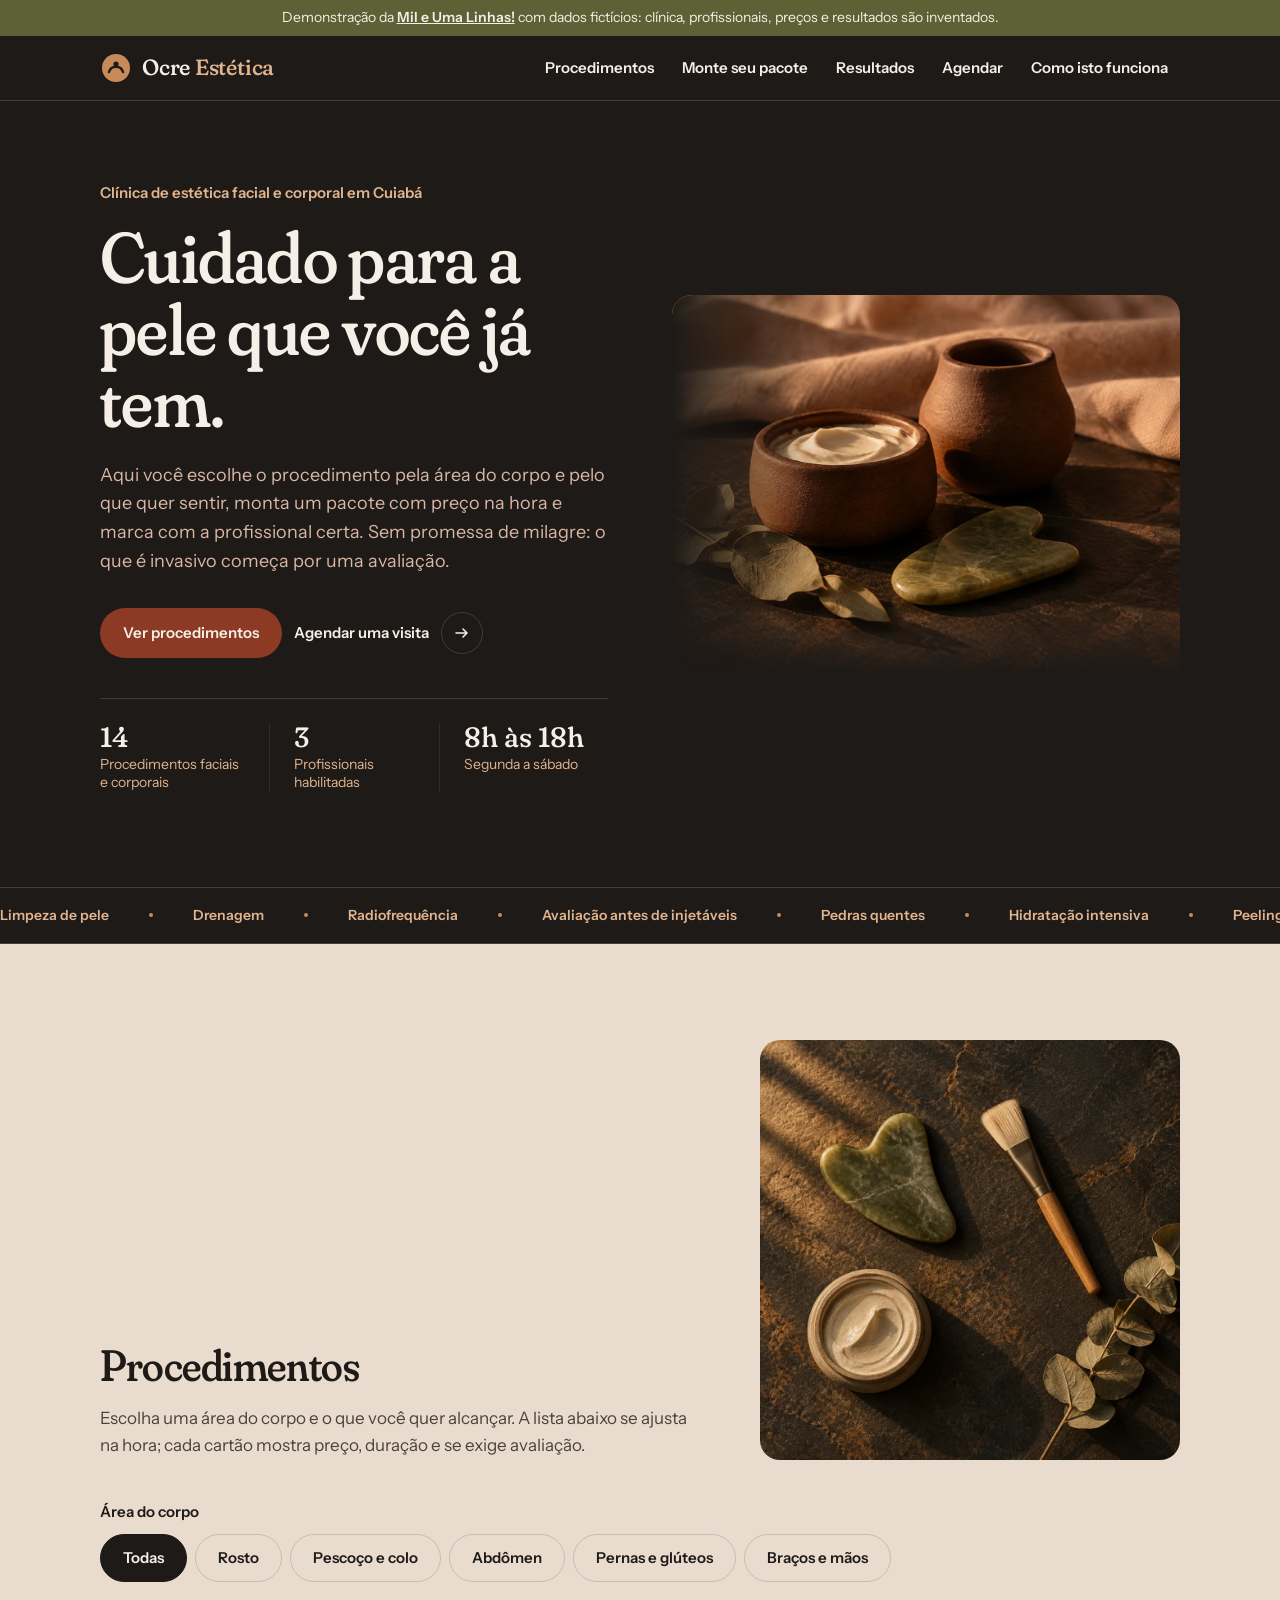
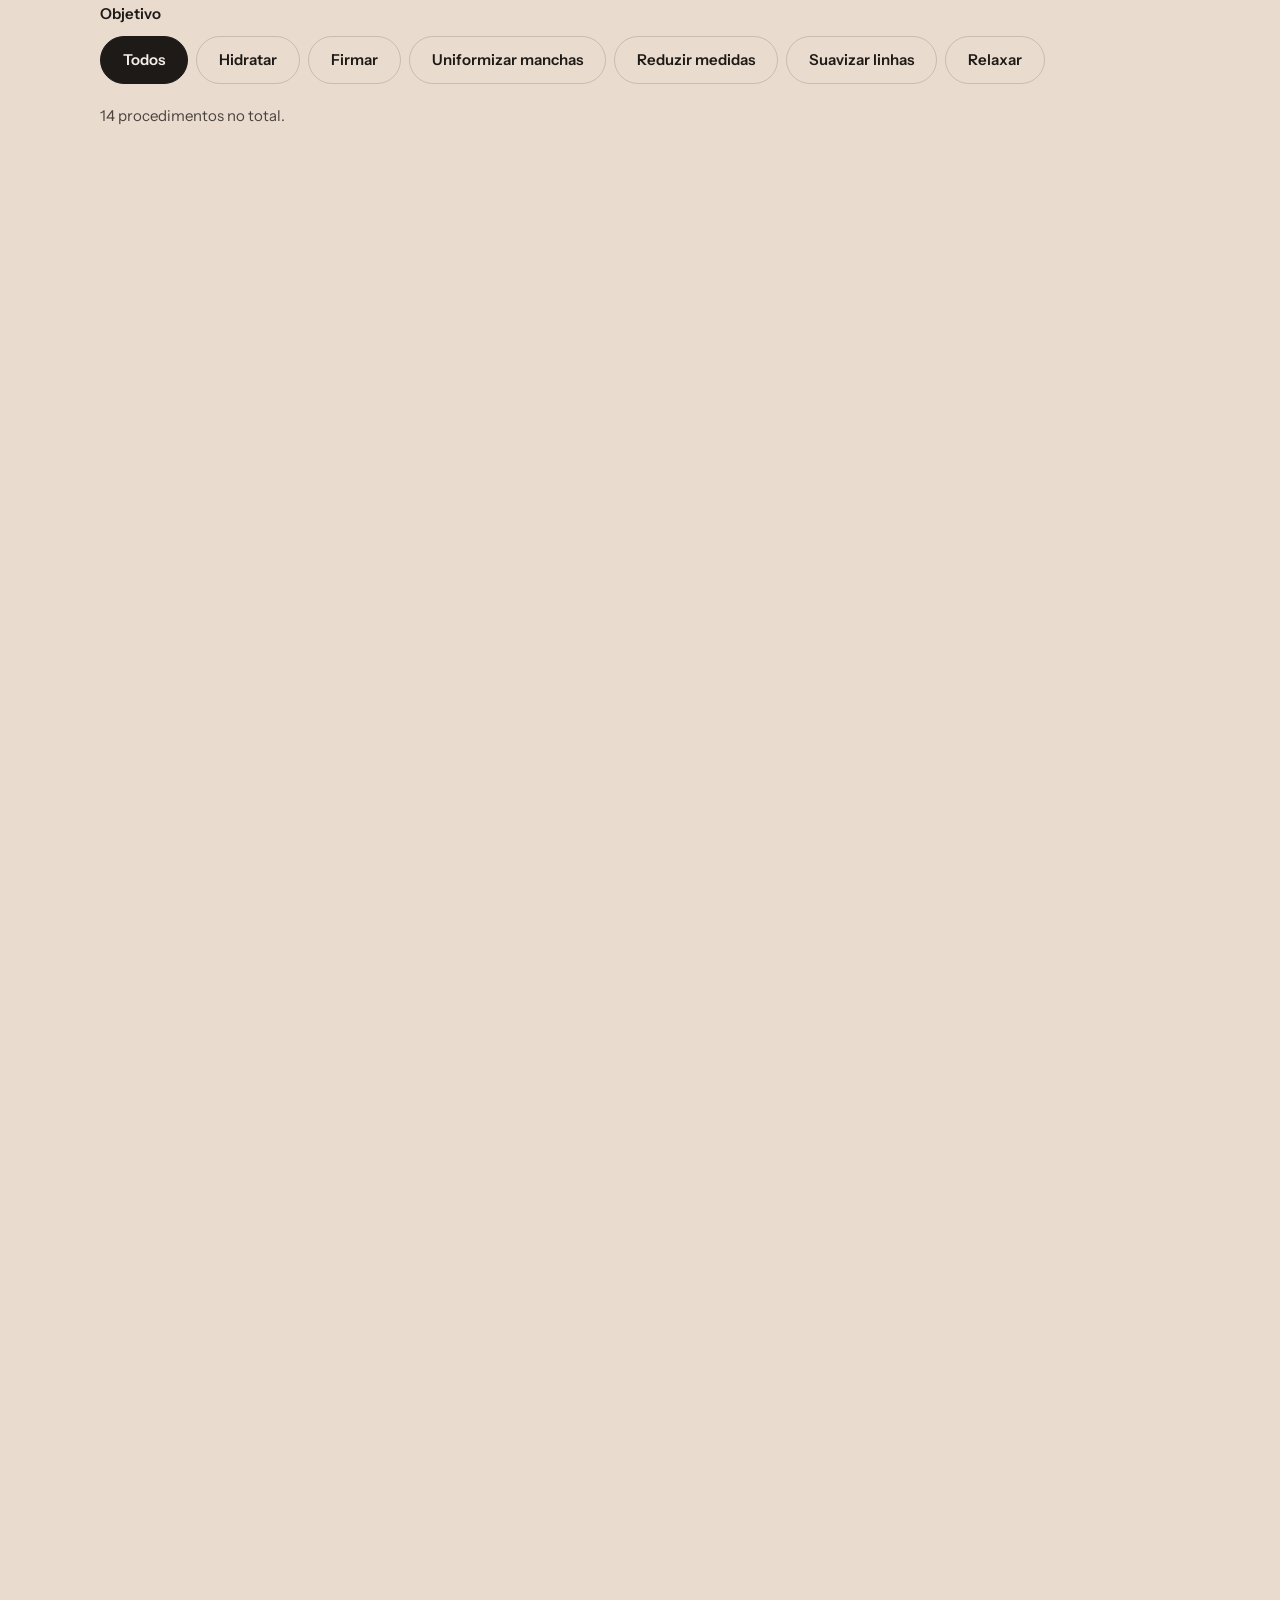
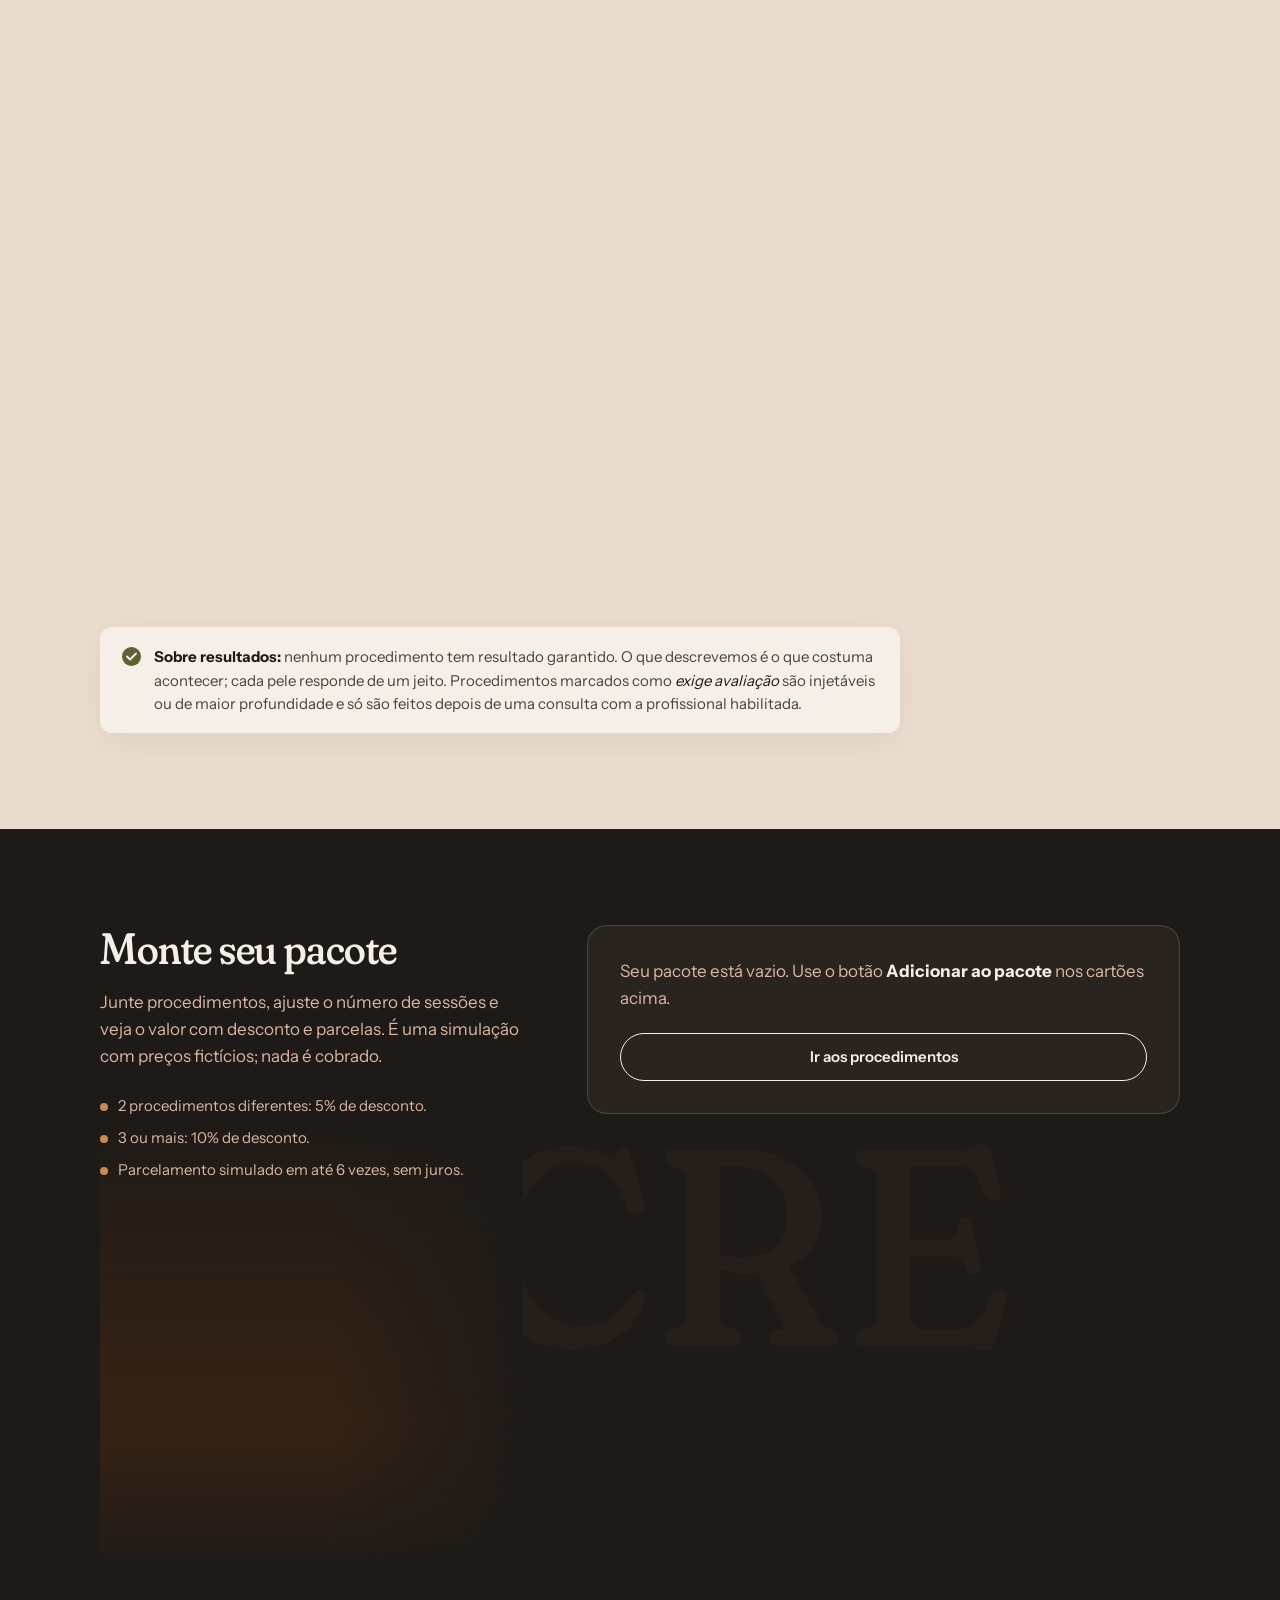
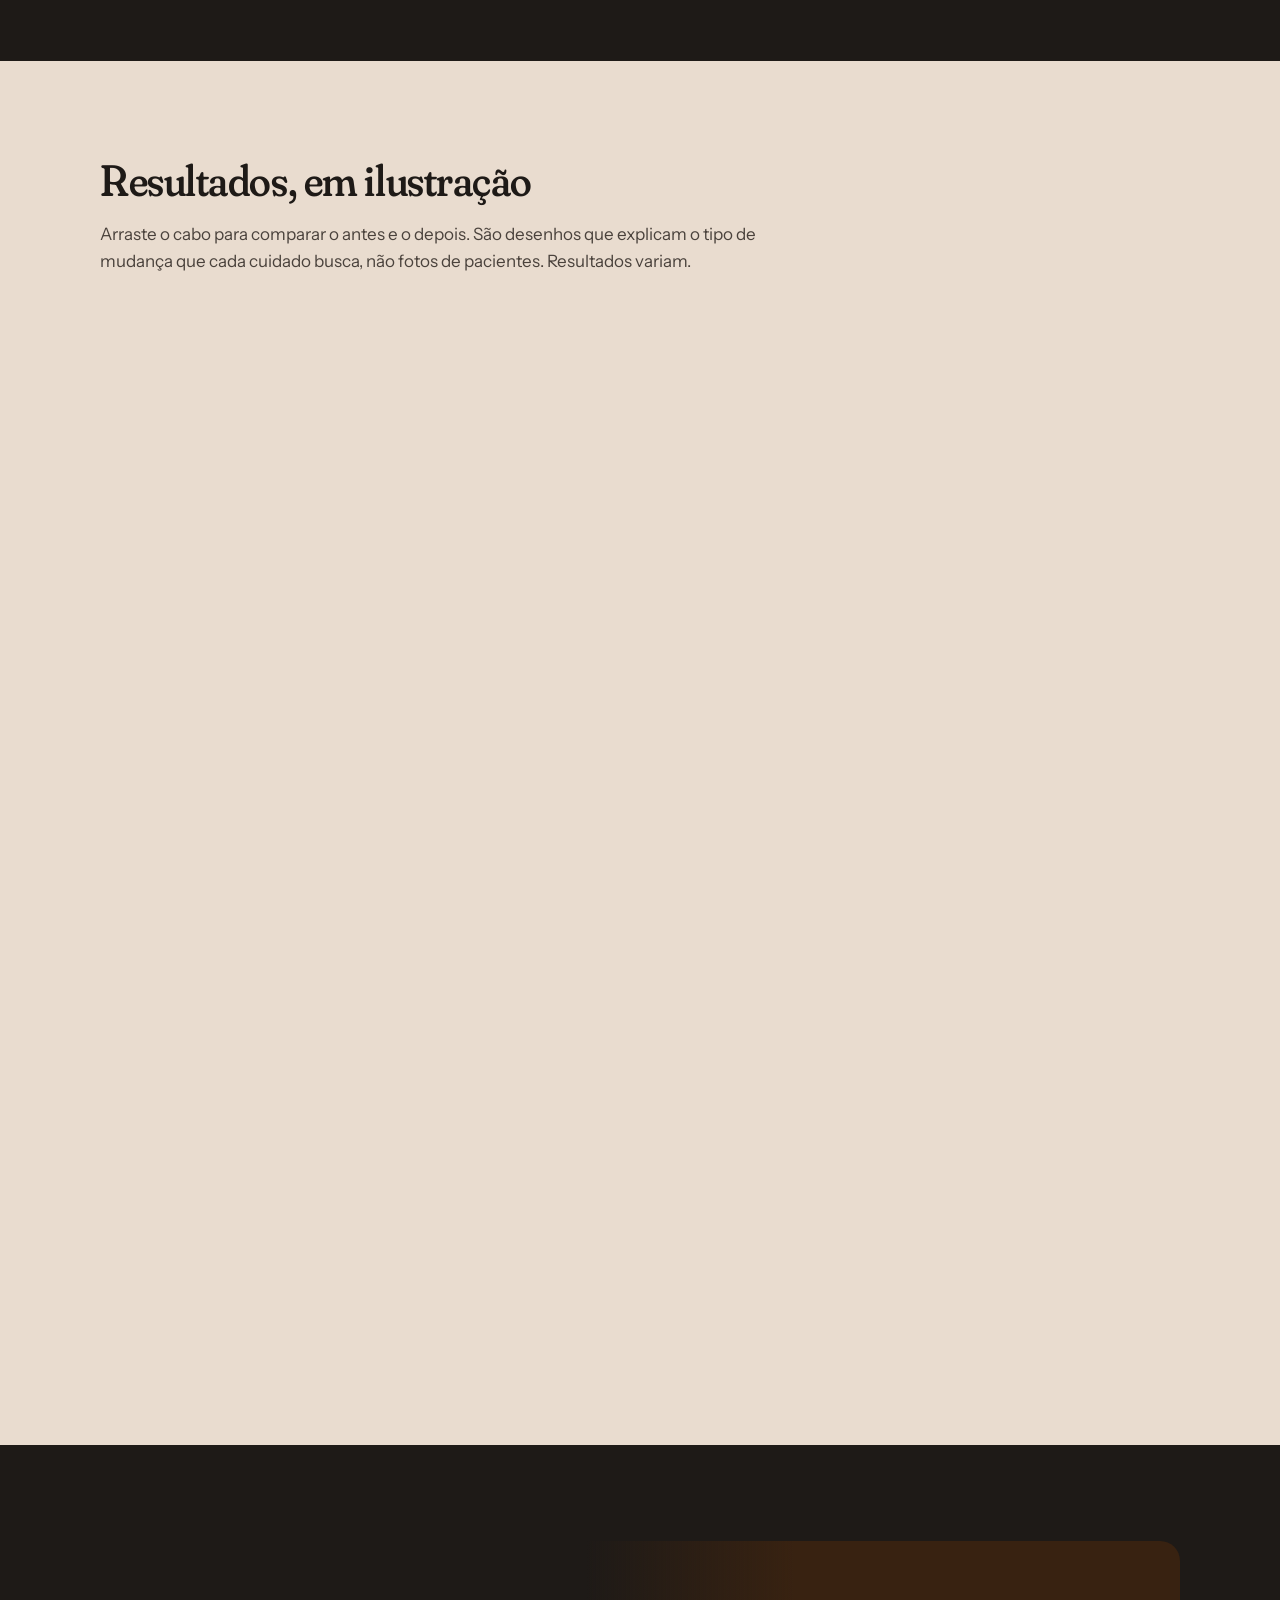
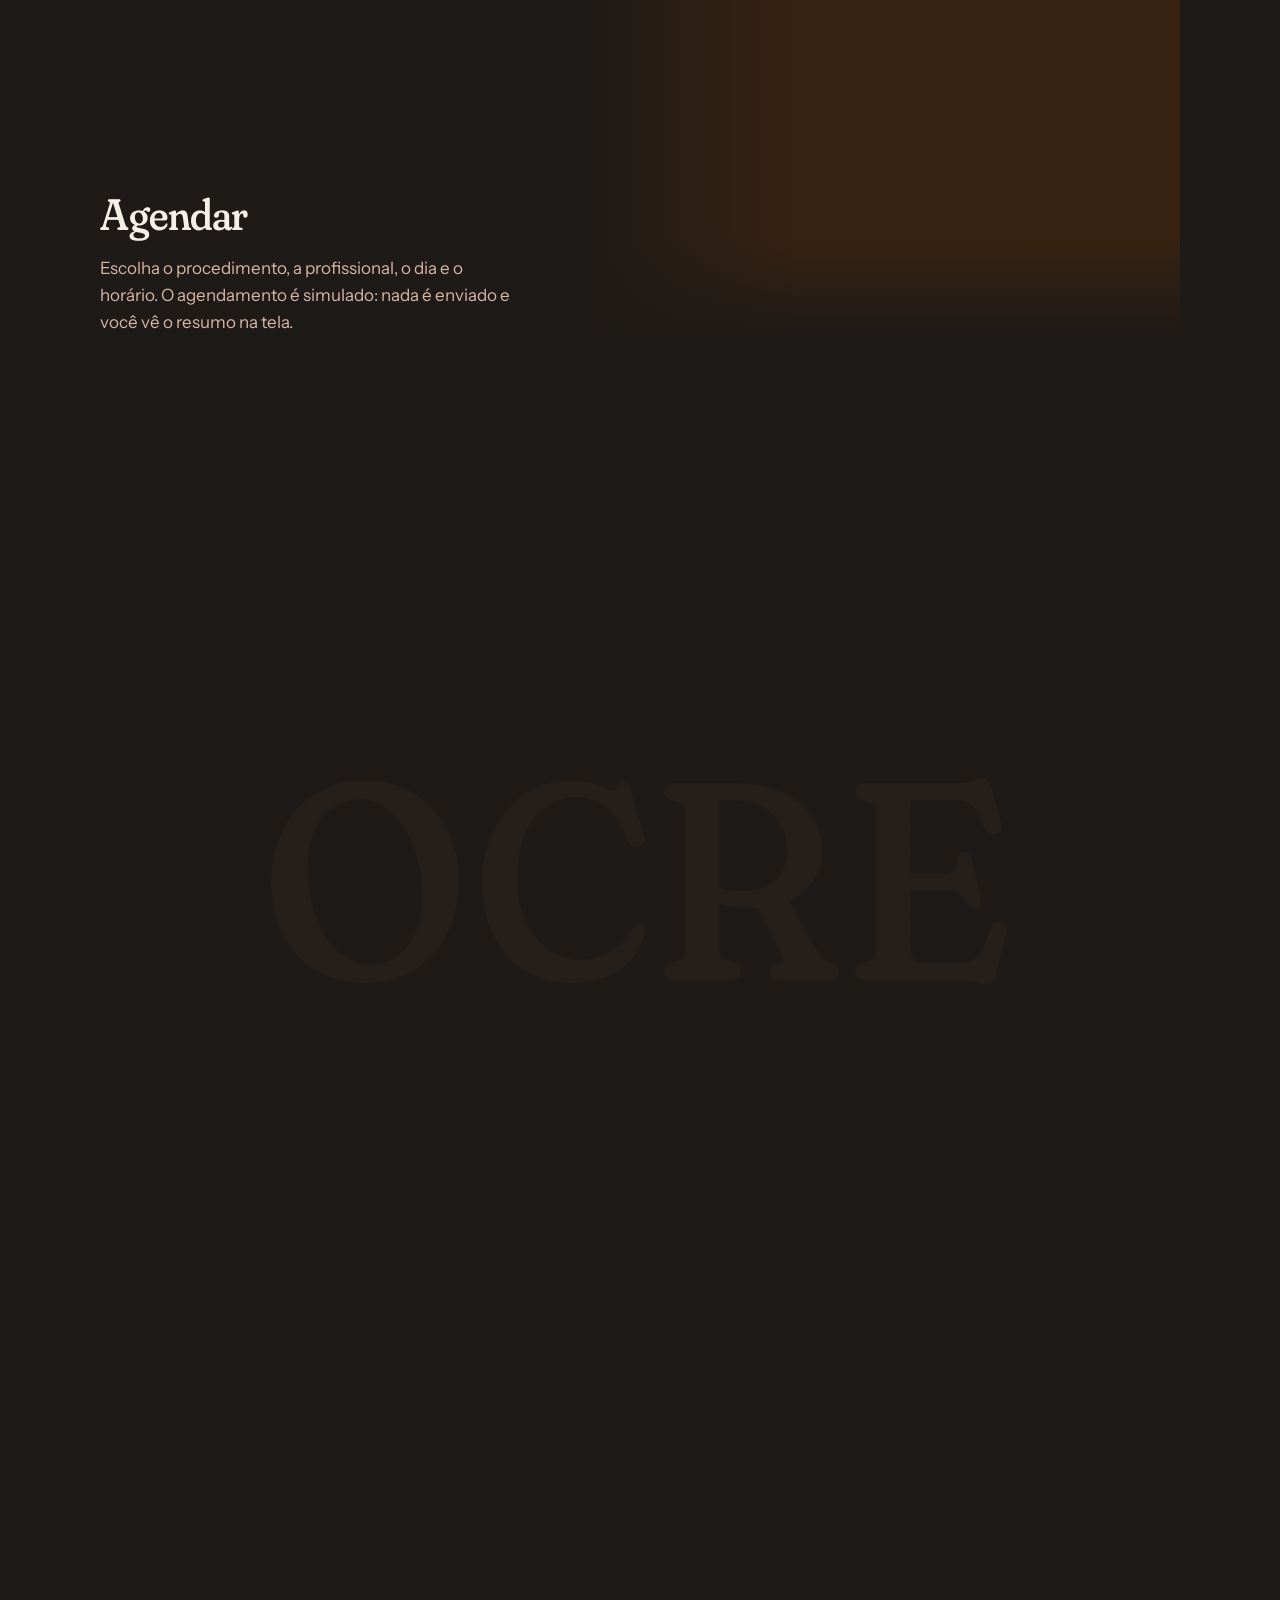
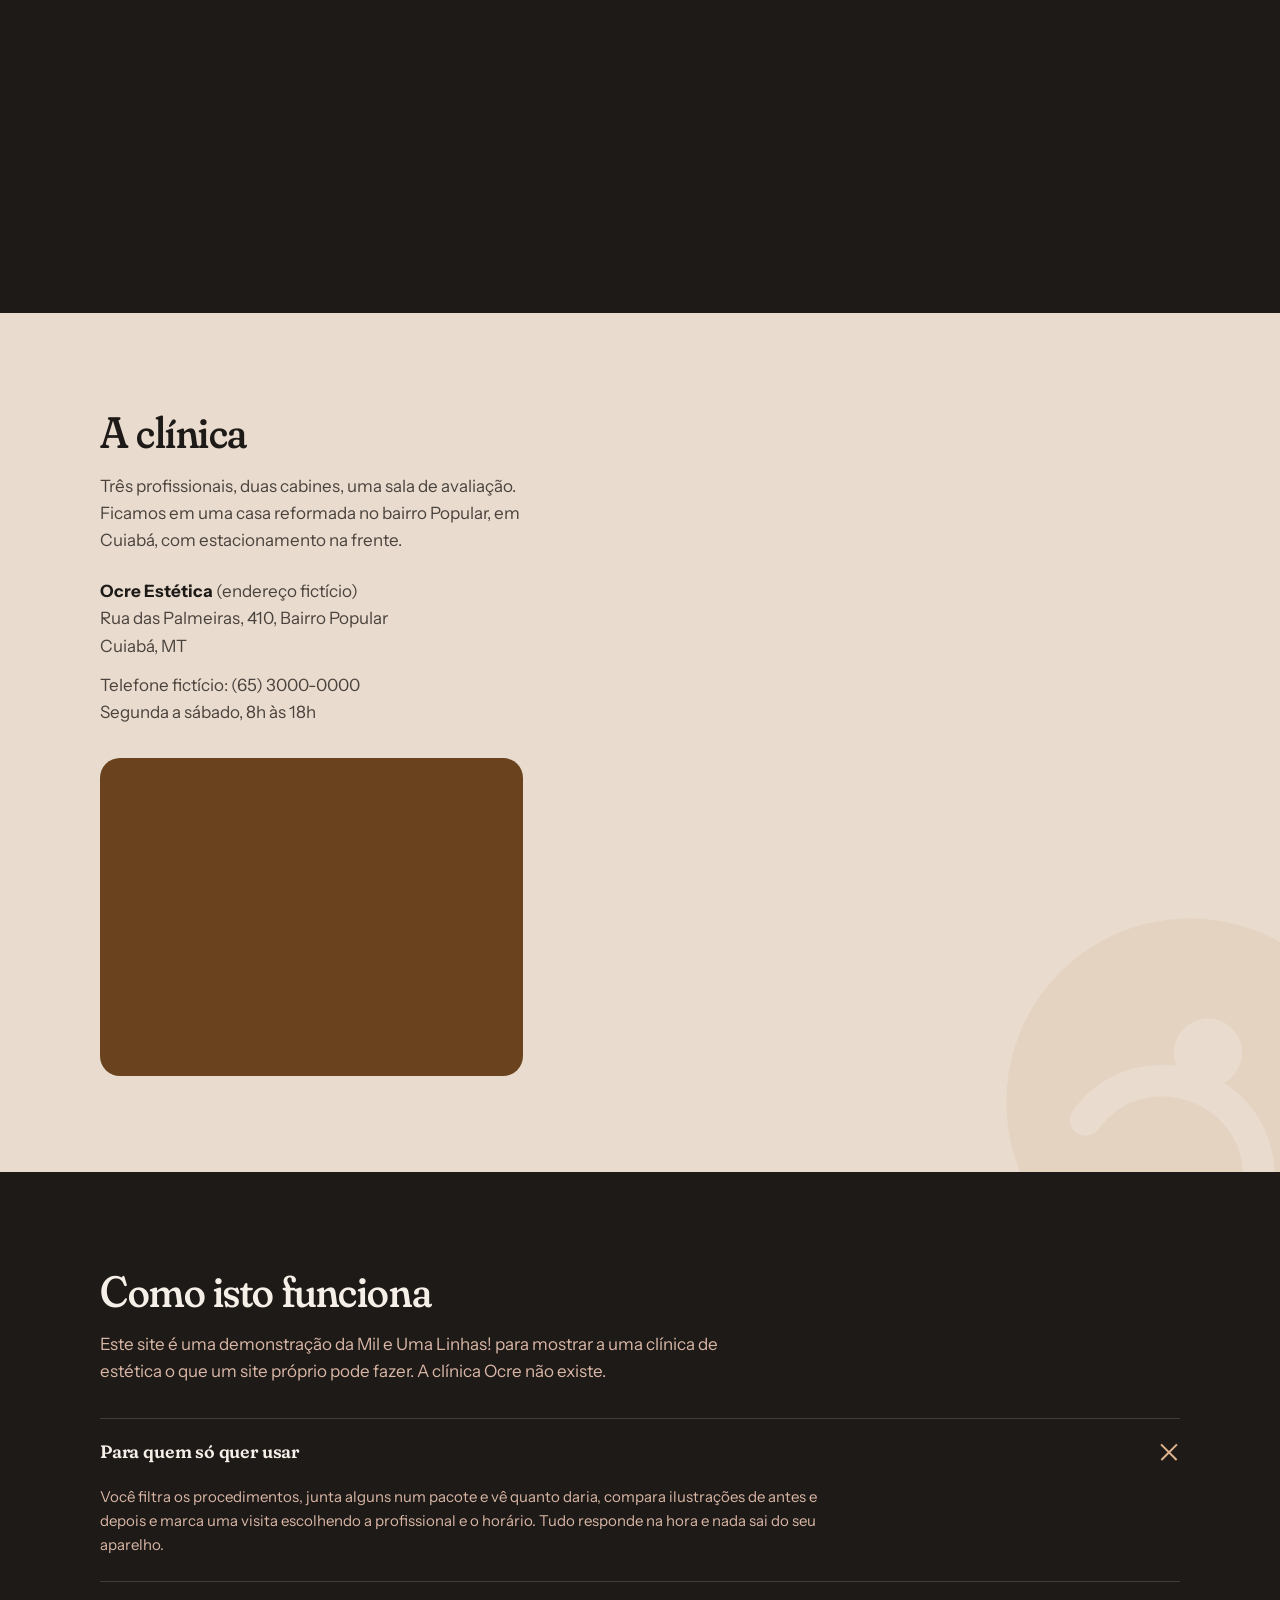
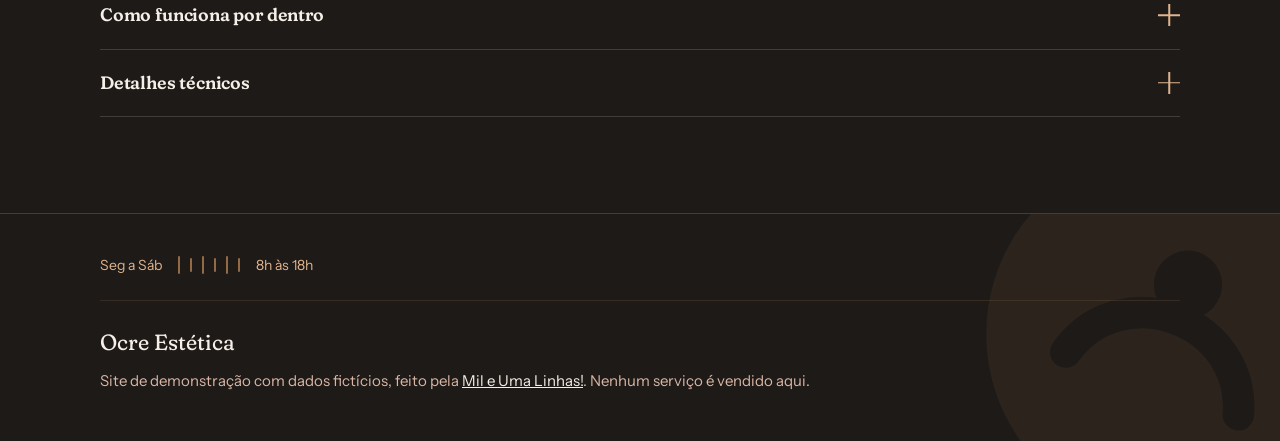
<file: index.html>
<!DOCTYPE html>
<html lang="pt-BR">
<head>
  <meta charset="utf-8">
  <meta name="viewport" content="width=device-width, initial-scale=1">
  <meta http-equiv="Content-Security-Policy" content="default-src 'self'; script-src 'self'; style-src 'self'; img-src 'self' data:; font-src 'self'; connect-src 'none'; object-src 'none'; base-uri 'self'; form-action 'none'">
  <title>Ocre Estética | Cuidado para a pele que você já tem</title>
  <meta name="description" content="Site de demonstração de uma clínica de estética fictícia: catálogo de procedimentos com filtro por área e objetivo, simulador de pacote, galeria de resultados ilustrada e agendamento simulado com escolha de profissional. Feito pela Mil e Uma Linhas!.">
  <meta name="theme-color" content="#1E1A17">
  <link rel="canonical" href="https://toshiro01001.github.io/estetica/">
  <link rel="icon" href="favicon.svg" type="image/svg+xml">
  <link rel="preload" href="fonts/fraunces-latin-full-normal.woff2" as="font" type="font/woff2" crossorigin>
  <link rel="preload" href="fonts/instrument-sans-latin-wght-normal.woff2" as="font" type="font/woff2" crossorigin>
  <link rel="stylesheet" href="css/estilo.css">
</head>
<body>
  <a class="pular" href="#conteudo">Pular para o conteúdo</a>

  <p class="faixa-demo">Demonstração da <a href="https://mileumalinhas.com.br">Mil e Uma Linhas!</a> com dados fictícios: clínica, profissionais, preços e resultados são inventados.</p>

  <header class="topo">
    <div class="miolo topo-miolo">
      <a class="marca" href="#inicio" aria-label="Ocre Estética, início">
        <svg class="marca-sinal" viewBox="0 0 32 32" aria-hidden="true" focusable="false">
          <circle cx="16" cy="16" r="14" fill="#C68B59"/>
          <path d="M9 20c2-7 12-7 14 0" stroke="#1E1A17" stroke-width="2.4" fill="none" stroke-linecap="round"/>
          <circle cx="16" cy="12" r="2.6" fill="#1E1A17"/>
        </svg>
        <span class="marca-nome">Ocre <em>Estética</em></span>
      </a>
      <button class="menu-botao" id="menu-botao" type="button" aria-expanded="false" aria-controls="menu">
        <span class="menu-botao-traco" aria-hidden="true"></span>
        <span class="menu-botao-texto">Menu</span>
      </button>
      <nav class="menu" id="menu" aria-label="Seções do site">
        <ul>
          <li><a href="#procedimentos">Procedimentos</a></li>
          <li><a href="#pacote">Monte seu pacote</a></li>
          <li><a href="#resultados">Resultados</a></li>
          <li><a href="#agendar">Agendar</a></li>
          <li><a href="#como-funciona">Como isto funciona</a></li>
        </ul>
      </nav>
    </div>
  </header>

  <main id="conteudo">

    <!-- ABERTURA -->
    <section class="hero" id="inicio" aria-labelledby="hero-titulo">
      <div class="miolo hero-grade">
        <div class="hero-texto">
          <p class="hero-chapeu">Clínica de estética facial e corporal em Cuiabá</p>
          <h1 id="hero-titulo">Cuidado para a pele que você já tem.</h1>
          <p class="hero-apoio">Aqui você escolhe o procedimento pela área do corpo e pelo que quer sentir, monta um pacote com preço na hora e marca com a profissional certa. Sem promessa de milagre: o que é invasivo começa por uma avaliação.</p>
          <div class="hero-acoes">
            <a class="botao botao-principal" href="#procedimentos">Ver procedimentos</a>
            <a class="botao botao-secundario botao-link" href="#agendar">Agendar uma visita <span class="botao-circulo" aria-hidden="true"><svg viewBox="0 0 16 16" focusable="false"><path d="M2 8h11M9 4l4 4-4 4" fill="none" stroke="currentColor" stroke-width="1.6" stroke-linecap="round" stroke-linejoin="round"/></svg></span></a>
          </div>
          <dl class="hero-fatos" id="hero-fatos">
            <div><dt>Procedimentos faciais e corporais</dt><dd><span class="conta" data-conta="14">14</span></dd></div>
            <div><dt>Profissionais habilitadas</dt><dd>3</dd></div>
            <div><dt>Segunda a sábado</dt><dd>8h às 18h</dd></div>
          </dl>
        </div>
        <figure class="hero-figura" id="hero-figura">
          <img class="hero-foto" src="img/hero.webp" width="1440" height="1080" alt="Duas peças de argila, uma tigela com creme claro e um pote, sobre tecido cor de pêssego, com folhas de eucalipto e uma pedra verde de massagem facial. Imagem gerada por IA, ilustrativa." fetchpriority="high">
        </figure>
      </div>
    </section>

    <!-- FAIXA EM MOVIMENTO -->
    <div class="faixa-marquee" aria-hidden="true">
      <div class="marquee-trilho">
        <span>Limpeza de pele</span><span>Drenagem</span><span>Radiofrequência</span><span>Avaliação antes de injetáveis</span><span>Pedras quentes</span><span>Hidratação intensiva</span><span>Peeling superficial</span>
        <span>Limpeza de pele</span><span>Drenagem</span><span>Radiofrequência</span><span>Avaliação antes de injetáveis</span><span>Pedras quentes</span><span>Hidratação intensiva</span><span>Peeling superficial</span>
      </div>
    </div>

    <!-- CATÁLOGO -->
    <section class="secao secao-clara" id="procedimentos" aria-labelledby="proc-titulo">
      <div class="miolo">
        <div class="proc-cabeca">
          <div class="secao-cabeca">
            <h2 id="proc-titulo">Procedimentos</h2>
            <p class="secao-frase">Escolha uma área do corpo e o que você quer alcançar. A lista abaixo se ajusta na hora; cada cartão mostra preço, duração e se exige avaliação.</p>
          </div>
          <figure class="proc-foto foto">
            <img src="img/procedimentos-facial.webp" width="1024" height="1024" alt="Natureza-morta de cuidado facial: pedra de gua sha em quartzo verde-oliva, pincel de máscara, pote de creme cor de linho e folha de eucalipto sobre pedra escura." loading="lazy" decoding="async">
          </figure>
        </div>
        <form class="filtros" id="filtros" aria-label="Filtrar procedimentos">
          <fieldset class="filtro-grupo">
            <legend>Área do corpo</legend>
            <div class="chips" id="chips-area"></div>
          </fieldset>
          <fieldset class="filtro-grupo">
            <legend>Objetivo</legend>
            <div class="chips" id="chips-objetivo"></div>
          </fieldset>
          <p class="filtro-resumo" id="filtro-resumo" aria-live="polite"></p>
        </form>
        <ul class="catalogo" id="catalogo" aria-live="polite"></ul>
        <p class="aviso-etico"><strong>Sobre resultados:</strong> nenhum procedimento tem resultado garantido. O que descrevemos é o que costuma acontecer; cada pele responde de um jeito. Procedimentos marcados como <em>exige avaliação</em> são injetáveis ou de maior profundidade e só são feitos depois de uma consulta com a profissional habilitada.</p>
      </div>
    </section>

    <!-- SIMULADOR DE PACOTE -->
    <section class="secao secao-escura com-marca-dagua" id="pacote" aria-labelledby="pacote-titulo">
      <span class="marca-dagua" aria-hidden="true">OCRE</span>
      <div class="miolo pacote-grade">
        <div class="pacote-texto">
          <figure class="pacote-foto foto">
            <img src="img/pacote-ritual.webp" width="1088" height="1360" alt="Três potes de cerâmica cor de argila de tamanhos diferentes enfileirados sobre pedra escura, com uma vela acesa ao fundo em luz baixa." loading="lazy" decoding="async">
          </figure>
          <div class="pacote-texto-miolo">
            <h2 id="pacote-titulo">Monte seu pacote</h2>
            <p class="secao-frase">Junte procedimentos, ajuste o número de sessões e veja o valor com desconto e parcelas. É uma simulação com preços fictícios; nada é cobrado.</p>
            <ul class="pacote-regras">
              <li>2 procedimentos diferentes: 5% de desconto.</li>
              <li>3 ou mais: 10% de desconto.</li>
              <li>Parcelamento simulado em até 6 vezes, sem juros.</li>
            </ul>
          </div>
        </div>
        <div class="pacote-painel">
          <div class="pacote-vazio" id="pacote-vazio">
            <p>Seu pacote está vazio. Use o botão <strong>Adicionar ao pacote</strong> nos cartões acima.</p>
            <a class="botao botao-secundario botao-sobre-escuro" href="#procedimentos">Ir aos procedimentos</a>
          </div>
          <ul class="pacote-lista" id="pacote-lista" hidden></ul>
          <div class="pacote-totais" id="pacote-totais" hidden>
            <dl class="pacote-linhas">
              <div><dt>Subtotal</dt><dd id="pacote-subtotal">R$ 0</dd></div>
              <div><dt>Desconto <span id="pacote-desconto-pct"></span></dt><dd id="pacote-desconto">R$ 0</dd></div>
            </dl>
            <p class="pacote-total"><span class="pacote-total-rotulo">Total simulado</span> <strong id="pacote-total" aria-live="polite">R$ 0</strong></p>
            <div class="pacote-parcelas">
              <label for="pacote-vezes">Parcelar em</label>
              <select id="pacote-vezes">
                <option value="1">1 vez</option>
                <option value="2">2 vezes</option>
                <option value="3">3 vezes</option>
                <option value="4">4 vezes</option>
                <option value="5">5 vezes</option>
                <option value="6">6 vezes</option>
              </select>
              <p class="pacote-parcela" id="pacote-parcela" aria-live="polite"></p>
            </div>
            <p class="pacote-tempo" id="pacote-tempo"></p>
            <div class="pacote-acoes">
              <a class="botao botao-principal-escuro" href="#agendar" id="pacote-agendar">Agendar a primeira sessão</a>
              <button class="botao botao-texto" type="button" id="pacote-limpar">Esvaziar pacote</button>
            </div>
          </div>
        </div>
      </div>
    </section>

    <!-- GALERIA -->
    <section class="secao secao-clara" id="resultados" aria-labelledby="res-titulo">
      <div class="miolo">
        <div class="secao-cabeca">
          <h2 id="res-titulo">Resultados, em ilustração</h2>
          <p class="secao-frase">Arraste o cabo para comparar o antes e o depois. São desenhos que explicam o tipo de mudança que cada cuidado busca, não fotos de pacientes. Resultados variam.</p>
        </div>
        <div class="galeria" id="galeria"></div>
      </div>
    </section>

    <!-- AGENDAMENTO -->
    <section class="secao secao-escura com-marca-dagua" id="agendar" aria-labelledby="ag-titulo">
      <span class="marca-dagua" aria-hidden="true">OCRE</span>
      <div class="miolo">
        <div class="agenda-cabeca">
          <div class="secao-cabeca">
            <h2 id="ag-titulo">Agendar</h2>
            <p class="secao-frase">Escolha o procedimento, a profissional, o dia e o horário. O agendamento é simulado: nada é enviado e você vê o resumo na tela.</p>
          </div>
          <figure class="agenda-foto foto">
            <img src="img/cabine-procedimento.webp" width="1456" height="970" alt="Cabine de procedimento à meia-luz: maca com lençol de linho, abajur aceso, toalhas dobradas e um carrinho com potes de cerâmica escura." loading="lazy" decoding="async">
          </figure>
        </div>
        <form class="agenda" id="agenda" novalidate>
          <div class="agenda-passo">
            <h3>Procedimento</h3>
            <label class="rotulo" for="ag-proc">O que você quer fazer</label>
            <select id="ag-proc" required></select>
            <p class="agenda-aviso" id="ag-aviso-invasivo" hidden>Este procedimento exige avaliação. A visita será marcada como <strong>avaliação</strong>, sem custo, com a profissional habilitada. O procedimento em si só acontece depois, se for indicado.</p>
          </div>

          <div class="agenda-passo">
            <h3>Profissional</h3>
            <p class="agenda-dica" id="ag-prof-dica">Mostramos só quem faz o procedimento escolhido.</p>
            <div class="profissionais" id="ag-profissionais" role="radiogroup" aria-label="Escolha a profissional"></div>
          </div>

          <div class="agenda-passo agenda-passo-cal" id="ag-cal">
            <h3>Dia e horário</h3>
            <div class="calendario">
              <div class="cal-cabeca">
                <button class="cal-nav" type="button" id="cal-anterior" aria-label="Mês anterior">&#8249;</button>
                <p class="cal-mes" id="cal-mes" aria-live="polite"></p>
                <button class="cal-nav" type="button" id="cal-proximo" aria-label="Próximo mês">&#8250;</button>
              </div>
              <div class="cal-semana" aria-hidden="true"><span>D</span><span>S</span><span>T</span><span>Q</span><span>Q</span><span>S</span><span>S</span></div>
              <div class="cal-grade" id="cal-grade" role="grid" aria-label="Dias do mês"></div>
              <p class="cal-legenda">Dias com ponto têm horário livre com a profissional escolhida.</p>
            </div>
            <div class="horarios">
              <p class="rotulo" id="horarios-rotulo">Escolha um dia para ver os horários.</p>
              <div class="horarios-lista" id="horarios-lista" role="radiogroup" aria-labelledby="horarios-rotulo"></div>
            </div>
          </div>

          <div class="agenda-passo agenda-passo-dados">
            <h3>Seus dados</h3>
            <div class="campos">
              <div class="campo">
                <label for="ag-nome">Nome</label>
                <input id="ag-nome" type="text" autocomplete="name" required minlength="3">
              </div>
              <div class="campo">
                <label for="ag-fone">Telefone com DDD</label>
                <input id="ag-fone" type="tel" inputmode="numeric" autocomplete="tel" required placeholder="65 99999 0000">
              </div>
            </div>
            <label class="caixa"><input type="checkbox" id="ag-guardar"> Guardar este agendamento neste navegador (fica só no seu aparelho; você pode apagar quando quiser)</label>
            <p class="agenda-erro" id="ag-erro" role="alert" hidden></p>
            <button class="botao botao-principal-escuro" type="submit">Confirmar agendamento simulado</button>
          </div>
        </form>

        <div class="resumo" id="ag-resumo" hidden tabindex="-1" aria-live="polite">
          <h3>Agendamento simulado</h3>
          <dl class="resumo-lista" id="ag-resumo-lista"></dl>
          <p class="resumo-nota">Em um site de verdade, esta confirmação chegaria por WhatsApp ou e-mail. Aqui, nada foi enviado.</p>
          <button class="botao botao-texto" type="button" id="ag-novo">Fazer outro agendamento</button>
        </div>

        <div class="meus" id="meus" hidden>
          <h3>Agendamentos guardados neste navegador</h3>
          <ul id="meus-lista"></ul>
          <button class="botao botao-texto" type="button" id="meus-apagar">Apagar todos</button>
        </div>
      </div>
    </section>

    <!-- EQUIPE E ENDEREÇO -->
    <section class="secao secao-clara fechamento" id="clinica" aria-labelledby="clinica-titulo">
      <svg class="marca-fechamento" viewBox="0 0 32 32" aria-hidden="true" focusable="false"><circle cx="16" cy="16" r="14" fill="currentColor"/><path d="M9 20c2-7 12-7 14 0" stroke="#E9DCCF" stroke-width="2.4" fill="none" stroke-linecap="round"/><circle cx="16" cy="12" r="2.6" fill="#E9DCCF"/></svg>
      <div class="miolo clinica-grade">
        <div class="clinica-texto">
          <h2 id="clinica-titulo">A clínica</h2>
          <p class="secao-frase">Três profissionais, duas cabines, uma sala de avaliação. Ficamos em uma casa reformada no bairro Popular, em Cuiabá, com estacionamento na frente.</p>
          <address class="endereco">
            <p><strong>Ocre Estética</strong> (endereço fictício)<br>Rua das Palmeiras, 410, Bairro Popular<br>Cuiabá, MT</p>
            <p>Telefone fictício: (65) 3000-0000<br>Segunda a sábado, 8h às 18h</p>
          </address>
          <figure class="clinica-foto foto">
            <img src="img/clinica-recepcao.webp" width="1456" height="1088" alt="Recepção de clínica em casa reformada: balcão de madeira escura, parede cor de areia, banco de linho, vasos de barro com plantas e luz de fim de tarde entrando pela porta." loading="lazy" decoding="async">
          </figure>
        </div>
        <ul class="equipe" id="equipe"></ul>
      </div>
    </section>

    <!-- COMO ISTO FUNCIONA -->
    <section class="secao secao-escura" id="como-funciona" aria-labelledby="como-titulo">
      <div class="miolo como">
        <h2 id="como-titulo">Como isto funciona</h2>
        <p class="secao-frase">Este site é uma demonstração da Mil e Uma Linhas! para mostrar a uma clínica de estética o que um site próprio pode fazer. A clínica Ocre não existe.</p>
        <div class="como-colunas perguntas">
          <details class="pergunta como-bloco" open>
            <summary><h3>Para quem só quer usar</h3><span class="mais" aria-hidden="true"></span></summary>
            <p>Você filtra os procedimentos, junta alguns num pacote e vê quanto daria, compara ilustrações de antes e depois e marca uma visita escolhendo a profissional e o horário. Tudo responde na hora e nada sai do seu aparelho.</p>
          </details>
          <details class="pergunta como-bloco">
            <summary><h3>Como funciona por dentro</h3><span class="mais" aria-hidden="true"></span></summary>
            <p>A lista de procedimentos, as profissionais e as agendas estão escritas em um arquivo de dados dentro do próprio site. Quando você clica em um filtro, o navegador refaz a lista a partir desse arquivo. O pacote soma os preços e aplica o desconto na hora. O calendário calcula quais dias cada profissional atende e sorteia, de forma fixa, quais horários já estariam ocupados. Se você marcar "guardar neste navegador", o agendamento fica salvo só no seu aparelho.</p>
          </details>
        </div>
        <details class="tecnico pergunta">
          <summary><h3>Detalhes técnicos</h3><span class="mais" aria-hidden="true"></span></summary>
          <ul>
            <li>HTML, CSS e JavaScript puros, sem framework, sem biblioteca, sem CDN. Fontes Fraunces e Instrument Sans servidas localmente (SIL OFL).</li>
            <li><code>Content-Security-Policy</code> por meta: <code>default-src 'self'</code>, sem script nem estilo inline. O comparador e o calendário mudam estilos via CSSOM (<code>style.setProperty</code>), permitido pela política.</li>
            <li>Dados em <code>js/dados.js</code> (constantes); lógica em <code>js/app.js</code>. Nenhuma requisição de rede além dos arquivos estáticos: <code>connect-src 'none'</code>.</li>
            <li>Horários ocupados vêm de um hash determinístico de (profissional, data, horário), então a agenda é igual para todo visitante e não muda ao recarregar.</li>
            <li><code>localStorage</code> só com a chave <code>ocre-agendamentos</code>, e só se a pessoa marcar a caixa. Botão "Apagar todos" remove a chave.</li>
            <li>Comparador: duas camadas SVG; a de cima recebe <code>clip-path: inset()</code> controlado por um <code>input type="range"</code>, acessível por teclado e toque.</li>
            <li>Testes em <code>tests/site.cjs</code> com Playwright: 1280x900, iPhone 13 e 320px; checa rolagem horizontal, texto cortado, console e cada função.</li>
          </ul>
        </details>
      </div>
    </section>
  </main>

  <footer class="rodape fechamento">
    <svg class="marca-fechamento" viewBox="0 0 32 32" aria-hidden="true" focusable="false"><circle cx="16" cy="16" r="14" fill="currentColor"/><path d="M9 20c2-7 12-7 14 0" stroke="#1E1A17" stroke-width="2.4" fill="none" stroke-linecap="round"/><circle cx="16" cy="12" r="2.6" fill="#1E1A17"/></svg>
    <div class="miolo rodape-miolo">
      <div class="rodape-ticks">
        <span>Seg a Sáb</span>
        <span class="ticks" aria-hidden="true"><b></b><b></b><b></b><b></b><b></b><b></b></span>
        <span>8h às 18h</span>
      </div>
      <p class="rodape-marca">Ocre Estética</p>
      <p>Site de demonstração com dados fictícios, feito pela <a href="https://mileumalinhas.com.br">Mil e Uma Linhas!</a>. Nenhum serviço é vendido aqui.</p>
    </div>
  </footer>

  <script src="js/dados.js"></script>
  <script src="js/app.js"></script>
</body>
</html>
</file>
<file: css/estilo.css>
/* Ocre Estética: folha de estilo única. Identidade em docs/identidade.md. */

@font-face {
  font-family: "Fraunces";
  font-style: normal;
  font-display: swap;
  font-weight: 100 900;
  src: url("../fonts/fraunces-latin-full-normal.woff2") format("woff2-variations");
}
@font-face {
  font-family: "Instrument Sans";
  font-style: normal;
  font-display: swap;
  font-weight: 400 700;
  src: url("../fonts/instrument-sans-latin-wght-normal.woff2") format("woff2-variations");
}

:root {
  --fuligem: #1E1A17;
  --fuligem-2: #2A241F;
  --areia: #E9DCCF;
  --linho: #F6EFE7;
  --argila: #8C3A24;
  --argila-escura: #70301D;
  --argila-clara: #D9B6A6;
  --oliva: #5C6136;
  --oliva-claro: #A6AA7A;
  --ocre: #C68B59;
  --ocre-claro: #E0B48E;
  --grafite: #4A423C;
  --borda-clara: rgba(30, 26, 23, 0.16);
  --borda-escura: rgba(246, 239, 231, 0.16);
  --serifa: "Fraunces", Georgia, "Times New Roman", serif;
  --sans: "Instrument Sans", "Helvetica Neue", Arial, sans-serif;
  --raio-g: 20px;
  --raio-m: 12px;
  --raio-p: 8px;
  --largura: 1160px;
  --margem: 20px;
  --foco: 3px solid var(--ocre);
  --suave: cubic-bezier(0.2, 0.7, 0.2, 1);
  --expo: cubic-bezier(0.16, 1, 0.3, 1);
  --fio-ocre: rgba(198, 139, 89, 0.15);
}

*, *::before, *::after { box-sizing: border-box; }
html { scroll-behavior: smooth; -webkit-text-size-adjust: 100%; }
body {
  margin: 0;
  font-family: var(--sans);
  font-size: 1.0625rem;
  line-height: 1.6;
  color: var(--fuligem);
  background: var(--areia);
  overflow-x: hidden;
}
img, svg { display: block; max-width: 100%; height: auto; }

/* Fotos: contêiner com proporção, cor média de fundo enquanto carrega */
.foto { margin: 0; position: relative; overflow: hidden; background: var(--areia); }
.foto img { width: 100%; height: 100%; object-fit: cover; display: block; }
.retrato { aspect-ratio: 3 / 4; background: #65452C; }
.retrato img { filter: grayscale(50%); transition: filter 600ms var(--expo), transform 600ms var(--expo); }
@media (hover: hover) {
  .membro:hover .retrato img, .prof-cartao:hover .retrato img { filter: none; transform: scale(1.05); }
}
h1, h2, h3 {
  font-family: var(--serifa);
  font-variation-settings: "SOFT" 100, "WONK" 1, "opsz" 144;
  font-weight: 500;
  margin: 0;
  letter-spacing: -0.01em;
  overflow-wrap: anywhere;
}
h1 { font-size: clamp(2.5rem, 2rem + 3.6vw, 4.5rem); line-height: 1; }
h2 { font-size: clamp(1.875rem, 1.5rem + 1.6vw, 2.75rem); line-height: 1.08; }
h3 { font-size: clamp(1.25rem, 1.15rem + 0.4vw, 1.375rem); line-height: 1.25; font-weight: 600; font-variation-settings: "SOFT" 100, "WONK" 0, "opsz" 24; }
p { margin: 0; }
ul, ol { margin: 0; padding: 0; list-style: none; }
dl, dd { margin: 0; }
a { color: inherit; }
button, input, select { font: inherit; color: inherit; }
button { cursor: pointer; }
:focus-visible { outline: var(--foco); outline-offset: 3px; }
[hidden] { display: none !important; }
code { font-family: ui-monospace, "SFMono-Regular", Menlo, Consolas, monospace; font-size: 0.92em; background: rgba(246, 239, 231, 0.1); padding: 0.05em 0.35em; border-radius: 4px; }

.miolo { width: 100%; max-width: var(--largura); margin: 0 auto; padding-left: var(--margem); padding-right: var(--margem); }
@media (min-width: 720px) { :root { --margem: 40px; } }

/* Acessibilidade */
.pular { position: absolute; left: -999px; top: 8px; background: var(--ocre-claro); color: var(--fuligem); padding: 8px 16px; border-radius: var(--raio-p); z-index: 100; font-weight: 600; }
.pular:focus { left: 8px; }
.visual-oculto { position: absolute !important; width: 1px; height: 1px; overflow: hidden; clip: rect(0 0 0 0); white-space: nowrap; }

/* Faixa de demonstração */
.faixa-demo {
  background: var(--oliva);
  color: var(--linho);
  font-size: 0.875rem;
  line-height: 1.4;
  text-align: center;
  padding: 8px var(--margem);
}
.faixa-demo a { color: var(--linho); font-weight: 600; }

/* Topo */
.topo { background: var(--fuligem); color: var(--linho); position: sticky; top: 0; z-index: 50; border-bottom: 1px solid var(--borda-escura); }
.topo-miolo { display: flex; align-items: center; justify-content: space-between; gap: 16px; min-height: 64px; flex-wrap: wrap; }
.marca { display: inline-flex; align-items: center; gap: 10px; text-decoration: none; }
.marca-sinal { width: 32px; height: 32px; flex: none; }
.marca-nome { font-family: var(--serifa); font-variation-settings: "SOFT" 100, "WONK" 1, "opsz" 36; font-size: 1.375rem; font-weight: 500; letter-spacing: -0.01em; }
.marca-nome em { font-style: normal; color: var(--ocre-claro); }
.menu-botao { display: inline-flex; align-items: center; gap: 10px; min-height: 44px; background: none; border: 1px solid var(--borda-escura); border-radius: 999px; padding: 8px 16px; color: var(--linho); font-weight: 600; font-size: 0.9375rem; }
.menu-botao-traco { width: 18px; height: 2px; background: currentColor; position: relative; }
.menu-botao-traco::before, .menu-botao-traco::after { content: ""; position: absolute; left: 0; width: 18px; height: 2px; background: currentColor; }
.menu-botao-traco::before { top: -6px; }
.menu-botao-traco::after { top: 6px; }
.menu { display: none; width: 100%; padding-bottom: 12px; }
.menu.aberto { display: block; }
.menu ul { display: flex; flex-direction: column; gap: 4px; }
.menu a { display: block; padding: 10px 12px; border-radius: var(--raio-p); text-decoration: none; font-weight: 600; font-size: 0.9375rem; }
.menu a:hover { background: var(--fuligem-2); }
@media (min-width: 900px) {
  .menu-botao { display: none; }
  .menu { display: block; width: auto; padding: 0; }
  .menu ul { flex-direction: row; gap: 4px; }
}

/* Botões */
.botao {
  display: inline-flex; align-items: center; justify-content: center; gap: 8px;
  min-height: 48px; padding: 12px 22px; border-radius: 999px;
  font-weight: 600; font-size: 0.9375rem; line-height: 1.2; text-decoration: none; text-align: center;
  border: 1px solid transparent; transition: background-color 150ms, color 150ms, border-color 150ms;
}
.botao-principal { background: var(--argila); color: var(--linho); transition: background-color 150ms, transform 300ms var(--suave), box-shadow 300ms var(--suave); }
.botao-principal:hover { background: var(--argila-escura); transform: translateY(-3px); box-shadow: 0 7px 0 rgba(30, 26, 23, 0.18); }
.botao-secundario { background: transparent; color: var(--fuligem); border-color: var(--fuligem); }
.botao-secundario:hover { background: rgba(30, 26, 23, 0.08); }
.botao-sobre-escuro, .hero .botao-secundario { color: var(--linho); border-color: var(--linho); }
.botao-sobre-escuro:hover, .hero .botao-secundario:hover { background: rgba(246, 239, 231, 0.1); }
.botao-principal-escuro { background: var(--ocre-claro); color: var(--fuligem); transition: background-color 150ms, transform 300ms var(--suave), box-shadow 300ms var(--suave); }
.botao-principal-escuro:hover { background: var(--ocre); transform: translateY(-3px); box-shadow: 0 7px 0 rgba(30, 26, 23, 0.18); }
.botao-link, .hero .botao-link { background: none; border: none; padding: 4px 0; color: var(--linho); gap: 12px; }
.botao-link:hover, .hero .botao-link:hover { background: none; }
.botao-circulo { width: 42px; height: 42px; border-radius: 50%; border: 1px solid var(--borda-escura); display: inline-grid; place-items: center; flex: none; transition: border-color 300ms var(--suave); }
.botao-circulo svg { width: 16px; height: 16px; transition: transform 350ms var(--suave); }
.botao-link:hover .botao-circulo { border-color: var(--ocre-claro); }
.botao-link:hover .botao-circulo svg { transform: translateX(3px); }
.botao-texto { background: none; border: none; color: inherit; text-decoration: underline; text-underline-offset: 3px; padding-left: 8px; padding-right: 8px; }
.botao-pequeno { min-height: 44px; padding: 8px 16px; font-size: 0.875rem; }

/* Hero */
.hero { background: var(--fuligem); color: var(--linho); padding: 48px 0 64px; overflow: hidden; }
.hero-grade { display: grid; gap: 40px; align-items: center; }
.hero-chapeu { color: var(--ocre-claro); font-weight: 600; font-size: 0.9375rem; margin-bottom: 16px; }
.hero h1 { color: var(--linho); max-width: 11ch; }
.hero-apoio { margin-top: 24px; max-width: 52ch; color: var(--argila-clara); font-size: 1.125rem; }
.hero-acoes { display: flex; flex-wrap: wrap; gap: 12px; margin-top: 32px; }
.hero-fatos { display: grid; grid-template-columns: repeat(auto-fit, minmax(150px, 1fr)); gap: 20px 0; margin-top: 40px; padding-top: 24px; border-top: 1px solid var(--borda-escura); }
.hero-fatos > div { display: flex; flex-direction: column-reverse; justify-content: flex-end; gap: 4px; padding: 0 24px; border-left: 1px solid var(--fio-ocre); }
.hero-fatos > div:first-child { padding-left: 0; border-left: none; }
.hero-fatos dt { font-size: 0.875rem; color: var(--ocre-claro); font-weight: 400; line-height: 1.3; }
.hero-fatos dd { font-family: var(--serifa); font-variation-settings: "SOFT" 100, "WONK" 1, "opsz" 48; font-weight: 500; font-size: 1.75rem; line-height: 1; color: var(--linho); font-variant-numeric: tabular-nums; }
@media (max-width: 519px) {
  .hero-fatos > div { padding: 0; border-left: none; }
}
.hero-figura { margin: 0; position: relative; border-radius: var(--raio-g); overflow: hidden; background: var(--fuligem-2); transform: translateY(var(--parallax, 0px)); will-change: transform; }
.hero-figura::after { content: ""; position: absolute; inset: 0; pointer-events: none; background: linear-gradient(to right, var(--fuligem) 0%, transparent 30%), linear-gradient(to top, var(--fuligem) 0%, transparent 20%); }
.hero-foto { width: 100%; aspect-ratio: 4 / 3; object-fit: cover; display: block; transform: scale(1.05); }
@media (min-width: 900px) {
  .hero { padding: 80px 0 96px; }
  .hero-grade { grid-template-columns: minmax(0, 6fr) minmax(0, 6fr); gap: 64px; }
}
@media (prefers-reduced-motion: no-preference) {
  .hero-texto > * { animation: subir 700ms cubic-bezier(0.2, 0.7, 0.2, 1) both; }
  .hero-texto > :nth-child(2) { animation-delay: 80ms; }
  .hero-texto > :nth-child(3) { animation-delay: 160ms; }
  .hero-texto > :nth-child(4) { animation-delay: 240ms; }
  .hero-texto > :nth-child(5) { animation-delay: 320ms; }
  .hero-foto { animation: heroImgReveal 1.8s 300ms var(--expo) both; }
}
@keyframes subir { from { opacity: 0; transform: translateY(12px); } to { opacity: 1; transform: none; } }
@keyframes heroImgReveal { from { opacity: 0; transform: scale(1.2); } to { opacity: 1; transform: scale(1.05); } }

/* Seções */
.secao { padding: 64px 0; }
.secao-clara { background: var(--areia); color: var(--fuligem); }
.secao-escura { background: var(--fuligem); color: var(--linho); }
.secao-cabeca { max-width: 62ch; margin-bottom: 32px; }
.secao-frase { margin-top: 16px; font-size: 1.0625rem; }
.secao-clara .secao-frase { color: var(--grafite); }
.secao-escura .secao-frase { color: var(--argila-clara); }
@media (min-width: 900px) { .secao { padding: 96px 0; } .secao-cabeca { margin-bottom: 40px; } }

/* Filtros */
.filtros { display: grid; gap: 20px; margin-bottom: 32px; }
.filtro-grupo { border: none; padding: 0; margin: 0; min-width: 0; }
.filtro-grupo legend { font-weight: 600; font-size: 0.9375rem; margin-bottom: 10px; padding: 0; }
.chips { display: flex; flex-wrap: wrap; gap: 8px; }
.chip { position: relative; }
.chip input { position: absolute; opacity: 0; width: 1px; height: 1px; }
.chip span {
  display: inline-flex; align-items: center; min-height: 44px; padding: 11px 22px; border-radius: 50px;
  border: 1px solid var(--borda-clara); font-size: 0.9375rem; font-weight: 600; background: transparent; color: var(--fuligem);
  transition: background-color 150ms, color 150ms, border-color 150ms;
}
.chip span:hover { border-color: var(--fuligem); }
.chip input:checked + span { background: var(--fuligem); border-color: var(--fuligem); color: var(--linho); }
.chip input:focus-visible + span { outline: var(--foco); outline-offset: 3px; }
.filtro-resumo { font-size: 0.9375rem; color: var(--grafite); }

/* Catálogo */
.catalogo { display: grid; gap: 1px; grid-template-columns: 1fr; padding: 1px; }
.proc, .catalogo-destaque, .vazio { box-shadow: 0 0 0 1px var(--fio-ocre); }
@media (min-width: 720px) { .catalogo { grid-template-columns: repeat(2, minmax(0, 1fr)); } }
@media (min-width: 1024px) { .catalogo { grid-template-columns: repeat(3, minmax(0, 1fr)); } }
.proc { position: relative; overflow: hidden; background: var(--linho); padding: 28px 24px; display: flex; flex-direction: column; gap: 12px; min-width: 0; transition: transform 500ms var(--expo), box-shadow 500ms var(--expo); }
.proc::before { content: ""; position: absolute; inset: 0; pointer-events: none; background: linear-gradient(135deg, transparent 40%, rgba(198, 139, 89, 0.14) 50%, transparent 60%); transform: translateX(-100%); transition: transform 700ms var(--expo); }
@media (hover: hover) {
  .proc:hover { transform: translateY(-5px); z-index: 1; }
  .proc:hover::before { transform: translateX(100%); }
  .proc:hover .proc-seta { transform: translateX(4px); opacity: 1; }
}
.proc > * { position: relative; }
.proc.no-pacote { box-shadow: 0 0 0 1px var(--fio-ocre), inset 0 0 0 2px var(--oliva); }
.proc-seta { display: inline-block; opacity: 0.6; transition: transform 350ms var(--suave), opacity 350ms; }
.proc-add.ativo .proc-seta { display: none; }
.catalogo-destaque { grid-column: 1 / -1; background: var(--linho); display: grid; gap: 0; min-width: 0; }
.destaque-foto { aspect-ratio: 16 / 9; background: #7F4B27; }
.destaque-texto { padding: 24px; display: grid; gap: 10px; align-content: center; }
.destaque-chapeu { font-size: 0.875rem; font-weight: 600; color: var(--oliva); }
.destaque-texto p:not(.destaque-chapeu) { font-size: 0.9375rem; color: var(--grafite); }
@media (min-width: 720px) {
  .catalogo-destaque { grid-template-columns: minmax(0, 7fr) minmax(0, 5fr); }
  .destaque-foto { aspect-ratio: auto; height: 100%; min-height: 260px; }
  .destaque-texto { padding: 32px; }
}
.proc-topo { display: flex; justify-content: space-between; align-items: flex-start; gap: 12px; }
.proc-preco { font-family: var(--serifa); font-variation-settings: "SOFT" 100, "opsz" 36; font-size: 1.5rem; font-weight: 500; color: var(--argila); white-space: nowrap; line-height: 1; }
.proc-meta { display: flex; flex-wrap: wrap; gap: 6px 14px; font-size: 0.875rem; color: var(--grafite); }
.proc-texto { font-size: 0.9375rem; flex: 1; }
.etiquetas { display: flex; flex-wrap: wrap; gap: 6px; }
.etiqueta { font-size: 0.8125rem; font-weight: 600; color: var(--oliva); border: 1px solid currentColor; border-radius: 999px; padding: 2px 10px; line-height: 1.4; }
.etiqueta-avaliacao { color: var(--argila); }
.proc-acoes { display: flex; flex-wrap: wrap; gap: 8px; margin-top: 4px; }
.proc-acoes .botao { flex: 1 1 auto; }
.proc-add { background: transparent; border-color: var(--fuligem); color: var(--fuligem); }
.proc-add:hover { background: rgba(30, 26, 23, 0.08); }
.proc-add.ativo { background: var(--oliva); border-color: var(--oliva); color: var(--linho); }
.vazio { grid-column: 1 / -1; background: var(--linho); padding: 32px 24px; }
/* Notas flutuantes (Otto): a única sombra do site, por serem notas soltas e não cartões */
.nota, .aviso-etico, .agenda-aviso {
  position: relative; background: var(--linho); color: var(--grafite); border-radius: 12px;
  padding: 18px 22px 18px 54px; font-size: 0.9375rem; line-height: 1.55;
  box-shadow: 0 8px 30px rgba(140, 58, 36, 0.07);
}
.nota::before, .aviso-etico::before, .agenda-aviso::before {
  content: ""; position: absolute; left: 22px; top: 20px; width: 19px; height: 19px; border-radius: 50%; background: var(--oliva);
  background-image: url("data:image/svg+xml,%3Csvg xmlns='http://www.w3.org/2000/svg' width='11' height='9' viewBox='0 0 11 9'%3E%3Cpath d='M1 4.5l3 3 6-6' fill='none' stroke='%23F6EFE7' stroke-width='1.8' stroke-linecap='round' stroke-linejoin='round'/%3E%3C/svg%3E");
  background-repeat: no-repeat; background-position: center;
}
.aviso-etico { margin-top: 32px; max-width: 80ch; }
.aviso-etico strong, .aviso-etico em, .agenda-aviso strong { color: var(--fuligem); }
@media (prefers-reduced-motion: no-preference) {
  .aviso-etico, .agenda-aviso { animation: balancar 5s ease-in-out infinite; }
}
@keyframes balancar { 0%, 100% { transform: translateY(0); } 50% { transform: translateY(-3px); } }

/* Pacote */
.pacote-grade { display: grid; gap: 40px; position: relative; }
@media (min-width: 900px) { .pacote-grade { grid-template-columns: minmax(0, 5fr) minmax(0, 7fr); gap: 64px; align-items: start; } }
.pacote-texto { position: relative; display: grid; gap: 24px; align-content: start; }
.pacote-texto-miolo { position: relative; }
.pacote-foto { aspect-ratio: 4 / 5; max-height: 300px; border-radius: var(--raio-g); background: #3D2513; order: 2; }
.pacote-foto::after { content: ""; position: absolute; inset: 0; background: linear-gradient(to bottom, var(--fuligem) 0%, transparent 40%), linear-gradient(to right, transparent 60%, var(--fuligem) 100%); }
@media (min-width: 900px) {
  .pacote-texto { min-height: 640px; }
  .pacote-foto { position: absolute; inset: 0; max-height: none; aspect-ratio: auto; border-radius: 0; order: 0; }
  .pacote-foto img { object-position: center bottom; }
  .pacote-foto::after { background: linear-gradient(to bottom, var(--fuligem) 30%, rgba(30, 26, 23, 0.4) 65%, transparent 100%), linear-gradient(to right, transparent 55%, var(--fuligem) 100%), linear-gradient(to top, var(--fuligem) 0%, transparent 22%); }
}
.pacote-regras { margin-top: 24px; display: grid; gap: 8px; color: var(--argila-clara); font-size: 0.9375rem; }
.pacote-regras li { padding-left: 18px; position: relative; }
.pacote-regras li::before { content: ""; position: absolute; left: 0; top: 0.6em; width: 8px; height: 8px; border-radius: 50%; background: var(--ocre); }
.pacote-painel { background: var(--fuligem-2); border: 1px solid var(--borda-escura); border-radius: var(--raio-g); padding: 24px; }
@media (min-width: 720px) { .pacote-painel { padding: 32px; } }
.pacote-vazio { display: grid; gap: 20px; color: var(--argila-clara); }
.pacote-vazio strong { color: var(--linho); }
.pacote-lista { display: grid; gap: 12px; }
.pacote-item { display: grid; grid-template-columns: minmax(0, 1fr) auto; gap: 8px 16px; align-items: center; padding: 14px 0; border-bottom: 1px solid var(--borda-escura); }
.pacote-item-nome { font-weight: 600; }
.pacote-item-info { font-size: 0.875rem; color: var(--argila-clara); }
.pacote-item-valor { font-family: var(--serifa); font-variation-settings: "SOFT" 100, "opsz" 24; font-size: 1.25rem; text-align: right; white-space: nowrap; }
.pacote-item-controles { grid-column: 1 / -1; display: flex; align-items: center; gap: 12px; flex-wrap: wrap; }
.sessoes { display: inline-flex; align-items: center; border: 1px solid var(--borda-escura); border-radius: 999px; overflow: hidden; }
.sessoes button { width: 40px; height: 40px; background: none; border: none; color: var(--linho); font-size: 1.25rem; line-height: 1; }
.sessoes button:hover { background: rgba(246, 239, 231, 0.1); }
.sessoes button:focus-visible { outline-offset: -3px; }
.sessoes output { min-width: 72px; text-align: center; font-size: 0.875rem; font-weight: 600; }
.pacote-totais { margin-top: 24px; display: grid; gap: 16px; }
.pacote-linhas { display: grid; gap: 6px; font-size: 0.9375rem; color: var(--argila-clara); }
.pacote-linhas div { display: flex; justify-content: space-between; gap: 16px; }
.pacote-total { display: flex; justify-content: space-between; align-items: baseline; gap: 16px; flex-wrap: wrap; padding-top: 16px; border-top: 1px solid var(--borda-escura); }
.pacote-total-rotulo { font-weight: 600; }
.pacote-total strong { font-family: var(--serifa); font-variation-settings: "SOFT" 100, "WONK" 1, "opsz" 72; font-weight: 500; font-size: clamp(2.5rem, 2rem + 2vw, 3.5rem); line-height: 1; color: var(--ocre-claro); }
@media (prefers-reduced-motion: no-preference) { .pacote-total strong.pulso { animation: pulso 400ms ease-out; } }
@keyframes pulso { 0% { opacity: 0.4; } 100% { opacity: 1; } }
.pacote-parcelas { display: grid; gap: 8px; }
.pacote-parcelas label { font-size: 0.875rem; font-weight: 600; }
.pacote-parcelas select { max-width: 200px; }
.pacote-parcela { font-size: 1.0625rem; }
.pacote-parcela strong { color: var(--ocre-claro); }
.pacote-tempo { font-size: 0.875rem; color: var(--argila-clara); }
.pacote-acoes { display: flex; flex-wrap: wrap; gap: 12px; align-items: center; margin-top: 8px; }

/* Campos */
select, input[type="text"], input[type="tel"] {
  width: 100%; min-height: 48px; padding: 10px 14px; border-radius: var(--raio-p);
  border: 1px solid var(--borda-escura); background: var(--fuligem); color: var(--linho);
}
.secao-clara select, .secao-clara input[type="text"], .secao-clara input[type="tel"] { border-color: var(--borda-clara); background: var(--linho); color: var(--fuligem); }
.agenda select, .agenda input[type="text"], .agenda input[type="tel"], #pacote-vezes {
  background-color: transparent; border: none; border-bottom: 1px solid rgba(246, 239, 231, 0.2); border-radius: 0; padding: 12px 0; color: var(--linho);
  transition: border-color 300ms var(--suave);
}
.agenda select:focus, .agenda input:focus, #pacote-vezes:focus { border-bottom-color: var(--ocre-claro); outline: none; }
.agenda select:focus-visible, .agenda input:focus-visible, #pacote-vezes:focus-visible { outline: none; box-shadow: 0 1px 0 0 var(--ocre-claro); }
.agenda input::placeholder { color: rgba(224, 180, 142, 0.6); }
.agenda select, #pacote-vezes { background-position: right 4px center; padding-right: 32px; }
.agenda select option, #pacote-vezes option { background: var(--fuligem); color: var(--linho); }
select { appearance: none; -webkit-appearance: none; background-image: url("data:image/svg+xml,%3Csvg xmlns='http://www.w3.org/2000/svg' width='14' height='9' viewBox='0 0 14 9'%3E%3Cpath d='M1 1l6 6 6-6' fill='none' stroke='%23E0B48E' stroke-width='2' stroke-linecap='round'/%3E%3C/svg%3E"); background-repeat: no-repeat; background-position: right 14px center; padding-right: 40px; }
.rotulo, .campo label { display: block; font-size: 0.875rem; font-weight: 600; margin-bottom: 8px; }
.campos { display: grid; gap: 16px; }
@media (min-width: 720px) { .campos { grid-template-columns: 1fr 1fr; } }
.caixa { display: flex; gap: 10px; align-items: flex-start; font-size: 0.9375rem; margin: 16px 0; }
.caixa input { width: 20px; height: 20px; margin: 2px 0 0; flex: none; accent-color: var(--ocre); }

/* Galeria */
.galeria { display: grid; gap: 24px; }
@media (min-width: 720px) { .galeria { grid-template-columns: repeat(2, minmax(0, 1fr)); gap: 32px; } }
.comparador { background: var(--linho); border: 1px solid var(--borda-clara); border-radius: var(--raio-m); padding: 16px; display: grid; gap: 12px; }
.comparador-palco { position: relative; aspect-ratio: 4 / 3; border-radius: var(--raio-p); overflow: hidden; --corte: 50%; background: var(--areia); touch-action: pan-y; }
.comparador-palco svg { position: absolute; inset: 0; width: 100%; height: 100%; }
.comparador-depois { clip-path: inset(0 0 0 var(--corte)); }
.comparador-cabo { position: absolute; top: 0; bottom: 0; left: var(--corte); width: 2px; background: var(--oliva); transform: translateX(-1px); pointer-events: none; }
.comparador-cabo::after {
  content: ""; position: absolute; top: 50%; left: 50%; width: 44px; height: 44px; margin: -22px 0 0 -22px; border-radius: 50%;
  background: var(--oliva); border: 3px solid var(--linho);
  background-image: url("data:image/svg+xml,%3Csvg xmlns='http://www.w3.org/2000/svg' width='22' height='12' viewBox='0 0 22 12'%3E%3Cpath d='M6 1L1 6l5 5M16 1l5 5-5 5' fill='none' stroke='%23F6EFE7' stroke-width='2' stroke-linecap='round' stroke-linejoin='round'/%3E%3C/svg%3E");
  background-repeat: no-repeat; background-position: center;
}
.comparador-faixa { position: absolute; inset: 0; width: 100%; height: 100%; margin: 0; opacity: 0; cursor: ew-resize; -webkit-appearance: none; appearance: none; background: transparent; }
.comparador-faixa:focus-visible { opacity: 1; outline: var(--foco); outline-offset: -3px; }
.comparador-faixa:focus-visible::-webkit-slider-thumb { opacity: 0; }
.comparador-faixa::-webkit-slider-thumb { -webkit-appearance: none; width: 44px; height: 100%; }
.comparador-faixa::-moz-range-thumb { width: 44px; height: 100%; border: none; background: transparent; }
.comparador-faixa::-moz-range-track { background: transparent; }
.comparador-rotulos { position: absolute; top: 12px; left: 12px; right: 12px; display: flex; justify-content: space-between; pointer-events: none; }
.comparador-rotulos span { background: rgba(30, 26, 23, 0.78); color: var(--linho); font-size: 0.75rem; font-weight: 600; padding: 3px 10px; border-radius: 999px; }
.comparador h3 { margin-top: 4px; }
.comparador-legenda { font-size: 0.875rem; color: var(--grafite); }

/* Agenda */
.agenda { display: grid; gap: 32px; }
.agenda-passo { background: var(--fuligem-2); border: 1px solid var(--borda-escura); border-radius: var(--raio-g); padding: 24px; display: grid; gap: 16px; align-content: start; min-width: 0; }
@media (min-width: 720px) { .agenda-passo { padding: 32px; } }
@media (min-width: 1024px) {
  .agenda { grid-template-columns: 1fr 1fr; }
  .agenda-passo-cal { grid-column: 1 / -1; grid-template-columns: minmax(0, 1fr) minmax(0, 1fr); }
  .agenda-passo-cal h3 { grid-column: 1 / -1; }
  .agenda-passo-dados { grid-column: 1 / -1; }
}
.agenda-dica { font-size: 0.875rem; color: var(--argila-clara); }
.agenda-cabeca { display: grid; gap: 32px; margin-bottom: 32px; }
.agenda-cabeca .secao-cabeca { margin-bottom: 0; }
.agenda-foto { aspect-ratio: 3 / 2; background: #382211; border-radius: var(--raio-g); }
.agenda-foto::after { content: ""; position: absolute; inset: 0; background: linear-gradient(to right, var(--fuligem) 0%, transparent 35%), linear-gradient(to top, var(--fuligem) 0%, transparent 25%); }
@media (min-width: 900px) {
  .agenda-cabeca { grid-template-columns: minmax(0, 5fr) minmax(0, 7fr); gap: 64px; align-items: end; margin-bottom: 40px; }
  .agenda-foto { border-radius: 0 var(--raio-g) var(--raio-g) 0; }
}
.profissionais { display: grid; gap: 10px; }
.prof { position: relative; }
.prof input { position: absolute; opacity: 0; width: 1px; height: 1px; }
.prof-cartao { display: grid; grid-template-columns: 64px minmax(0, 1fr); gap: 14px; align-items: center; padding: 10px 14px 10px 10px; border: 1px solid var(--borda-escura); border-radius: var(--raio-m); transition: border-color 150ms, background-color 150ms, box-shadow 150ms; }
.prof-foto { width: 64px; border-radius: var(--raio-p); }
.prof input:checked + .prof-cartao { border-color: var(--oliva-claro); background: rgba(92, 97, 54, 0.22); box-shadow: inset 0 0 0 1px var(--oliva-claro); }
.prof input:checked + .prof-cartao .retrato img { filter: none; }
.prof input:focus-visible + .prof-cartao { outline: var(--foco); outline-offset: 3px; }
.prof input:disabled + .prof-cartao { opacity: 0.4; }
.prof-nome { font-weight: 600; }
.prof-titulo { font-size: 0.875rem; color: var(--argila-clara); }
.prof-indisponivel { font-size: 0.875rem; color: var(--argila-clara); }

.calendario { display: grid; gap: 10px; max-width: 440px; }
.cal-cabeca { display: flex; align-items: center; justify-content: space-between; gap: 8px; }
.cal-mes { font-weight: 600; }
.cal-nav { width: 44px; height: 44px; border-radius: 50%; border: 1px solid var(--borda-escura); background: none; color: var(--linho); font-size: 1.5rem; line-height: 1; }
.cal-nav:hover { background: rgba(246, 239, 231, 0.1); }
.cal-semana, .cal-grade { display: grid; grid-template-columns: repeat(7, minmax(0, 1fr)); gap: 4px; }
.cal-semana span { text-align: center; font-size: 0.75rem; font-weight: 600; color: var(--argila-clara); }
.cal-dia { position: relative; aspect-ratio: 1; min-height: 44px; border-radius: var(--raio-p); border: 1px solid transparent; background: none; color: var(--linho); font-size: 0.9375rem; display: grid; place-items: center; }
.cal-dia:disabled { color: rgba(246, 239, 231, 0.3); cursor: default; }
.cal-dia.tem-vaga { border-color: var(--borda-escura); }
.cal-dia.tem-vaga::after { content: ""; position: absolute; bottom: 5px; left: 50%; width: 5px; height: 5px; margin-left: -2.5px; border-radius: 50%; background: var(--oliva-claro); }
.cal-dia.tem-vaga:hover { background: rgba(246, 239, 231, 0.08); }
.cal-dia.escolhido { background: var(--ocre-claro); color: var(--fuligem); border-color: var(--ocre-claro); }
.cal-dia.escolhido::after { background: var(--fuligem); }
.cal-dia.hoje { font-weight: 700; text-decoration: underline; text-underline-offset: 3px; }
.cal-legenda { font-size: 0.8125rem; color: var(--argila-clara); }
.horarios { display: grid; gap: 10px; align-content: start; }
.horarios-lista { display: grid; grid-template-columns: repeat(auto-fill, minmax(84px, 1fr)); gap: 8px; }
.horario { min-height: 44px; border-radius: var(--raio-p); border: 1px solid var(--borda-escura); background: none; color: var(--linho); font-weight: 600; font-size: 0.9375rem; }
.horario:hover:not(:disabled) { background: rgba(246, 239, 231, 0.08); }
.horario:disabled { color: rgba(246, 239, 231, 0.3); text-decoration: line-through; cursor: default; }
.horario.escolhido { background: var(--ocre-claro); color: var(--fuligem); border-color: var(--ocre-claro); }
.agenda-erro { color: var(--ocre-claro); font-weight: 600; font-size: 0.9375rem; }
.agenda button[type="submit"] { justify-self: start; }

.resumo, .meus { margin-top: 32px; background: var(--fuligem-2); border: 1px solid var(--ocre-claro); border-radius: var(--raio-g); padding: 24px; display: grid; gap: 16px; }
.meus { border-color: var(--borda-escura); }
.resumo-lista { display: grid; gap: 8px; }
.resumo-lista div { display: grid; grid-template-columns: minmax(0, 120px) minmax(0, 1fr); gap: 12px; font-size: 0.9375rem; }
.resumo-lista dt { color: var(--argila-clara); font-weight: 600; }
.resumo-nota { font-size: 0.875rem; color: var(--argila-clara); }
.resumo .botao-texto, .meus .botao-texto { justify-self: start; }
#meus-lista { display: grid; gap: 8px; }
#meus-lista li { padding: 10px 0; border-bottom: 1px solid var(--borda-escura); font-size: 0.9375rem; }

/* Clínica */
.clinica-grade { display: grid; gap: 40px; position: relative; }
@media (min-width: 900px) { .clinica-grade { grid-template-columns: minmax(0, 5fr) minmax(0, 7fr); gap: 64px; align-items: start; } }
.clinica-foto { margin-top: 32px; aspect-ratio: 4 / 3; border-radius: var(--raio-g); background: #6A431E; }
.endereco { font-style: normal; margin-top: 24px; display: grid; gap: 12px; color: var(--grafite); }
.endereco strong { color: var(--fuligem); }
.equipe { display: grid; gap: 16px; align-content: start; }
@media (min-width: 600px) { .equipe { grid-template-columns: repeat(3, minmax(0, 1fr)); } }
.membro { display: grid; grid-template-columns: 112px minmax(0, 1fr); gap: 16px; background: var(--linho); border: 1px solid var(--borda-clara); border-radius: var(--raio-m); padding: 16px; min-width: 0; }
@media (min-width: 600px) { .membro { grid-template-columns: 1fr; padding: 0 0 20px; overflow: hidden; } .membro-texto-bloco { padding: 0 18px; } }
.membro-foto { border-radius: var(--raio-p); }
@media (min-width: 600px) { .membro-foto { border-radius: 0; margin-bottom: 16px; } }
.membro-nome { font-family: var(--serifa); font-variation-settings: "SOFT" 100, "WONK" 0, "opsz" 24; font-weight: 600; font-size: 1.25rem; line-height: 1.2; }
.membro-titulo { font-size: 0.9375rem; color: var(--argila); font-weight: 600; margin-top: 4px; }
.membro-registro { font-size: 0.875rem; color: var(--grafite); margin-bottom: 8px; }
.membro-texto { font-size: 0.9375rem; }
.membro-dias { font-size: 0.8125rem; color: var(--oliva); font-weight: 600; margin-top: 8px; }

/* Como funciona */
.como .secao-frase { max-width: 62ch; }
.como-colunas { display: grid; margin-top: 32px; border-top: 1px solid var(--borda-escura); }
.como-bloco p { color: var(--argila-clara); font-size: 0.9375rem; max-width: 72ch; }
.pergunta { border-bottom: 1px solid var(--borda-escura); }
.pergunta summary { cursor: pointer; list-style: none; display: flex; align-items: center; justify-content: space-between; gap: 16px; padding: 22px 0; font-weight: 600; min-height: 44px; }
.pergunta summary::-webkit-details-marker { display: none; }
.pergunta summary h3 { font-size: 1.125rem; }
.mais { position: relative; width: 22px; height: 22px; flex: none; transition: transform 350ms var(--suave); }
.mais::before, .mais::after { content: ""; position: absolute; left: 50%; top: 50%; background: var(--ocre-claro); transform: translate(-50%, -50%); }
.mais::before { width: 22px; height: 1.5px; }
.mais::after { width: 1.5px; height: 22px; }
.pergunta[open] .mais { transform: rotate(45deg); }
.pergunta > :not(summary) { padding-bottom: 24px; }
.secao-clara .pergunta { border-color: var(--borda-clara); }
.secao-clara .mais::before, .secao-clara .mais::after { background: var(--argila); }
.comparador-detalhe { border-bottom: none; }
.comparador-detalhe summary { padding: 6px 0; font-size: 0.9375rem; color: var(--grafite); }
.comparador-detalhe > :not(summary) { padding-bottom: 8px; }
.tecnico { margin-top: 0; }
.tecnico ul { display: grid; gap: 10px; font-size: 0.9375rem; color: var(--argila-clara); }
.tecnico li { padding-left: 18px; position: relative; overflow-wrap: anywhere; }
.tecnico li::before { content: ""; position: absolute; left: 0; top: 0.6em; width: 8px; height: 8px; border-radius: 50%; background: var(--oliva-claro); }

/* Rodapé */
.rodape { background: var(--fuligem); color: var(--argila-clara); border-top: 1px solid var(--borda-escura); padding: 40px 0 48px; font-size: 0.9375rem; }
.rodape-miolo { display: grid; gap: 8px; position: relative; }
.fechamento { position: relative; overflow: hidden; }
.marca-fechamento { position: absolute; width: 420px; height: 420px; right: -100px; top: -90px; transform: rotate(20deg); color: var(--ocre); opacity: 0.08; pointer-events: none; }
#clinica .marca-fechamento { top: auto; bottom: -140px; right: -120px; opacity: 0.1; }
.rodape-ticks { display: flex; align-items: center; gap: 16px; font-size: 0.875rem; color: var(--ocre-claro); padding-bottom: 24px; margin-bottom: 16px; border-bottom: 1px solid var(--fio-ocre); flex-wrap: wrap; }
.ticks { display: flex; gap: 10px; align-items: center; }
.ticks b { display: block; width: 2px; height: 14px; background: var(--ocre); opacity: 0.7; border-radius: 1px; }
.ticks b:nth-child(odd) { height: 18px; }
.rodape-marca { font-family: var(--serifa); font-variation-settings: "SOFT" 100, "WONK" 1, "opsz" 36; font-size: 1.375rem; color: var(--linho); }
.rodape a { color: var(--linho); }

/* 404 */
.pagina-404 { padding: 64px var(--margem) 96px; display: grid; gap: 20px; max-width: 60ch; }
.pagina-404 h1 { font-size: clamp(2rem, 1.5rem + 2.5vw, 3.25rem); }
.pagina-404 .botao { justify-self: start; }

.proc-cabeca { display: grid; gap: 32px; margin-bottom: 32px; }
.proc-cabeca .secao-cabeca { margin-bottom: 0; }
.proc-foto { aspect-ratio: 1 / 1; border-radius: var(--raio-g); background: #483621; max-width: 420px; }
@media (min-width: 900px) {
  .proc-cabeca { grid-template-columns: minmax(0, 7fr) minmax(0, 5fr); gap: 64px; align-items: end; margin-bottom: 40px; }
  .proc-foto { justify-self: end; width: 100%; }
}

/* Faixa em movimento (Blade & Co.) */
.faixa-marquee { background: var(--fuligem); color: var(--ocre-claro); border-top: 1px solid var(--borda-escura); border-bottom: 1px solid var(--borda-escura); overflow: hidden; padding: 16px 0; }
.marquee-trilho { display: flex; width: max-content; font-weight: 600; font-size: 0.875rem; white-space: nowrap; }
.marquee-trilho span { display: inline-flex; align-items: center; padding-right: 40px; }
.marquee-trilho span::after { content: ""; width: 4px; height: 4px; border-radius: 50%; background: var(--ocre); margin-left: 40px; }
@media (prefers-reduced-motion: no-preference) { .marquee-trilho { animation: marqueeScroll 30s linear infinite; } }
@keyframes marqueeScroll { from { transform: translateX(0); } to { transform: translateX(-50%); } }

/* Marca d'água tipográfica (Blade & Co.) */
.com-marca-dagua { position: relative; overflow: hidden; }
.marca-dagua { position: absolute; left: 50%; top: 50%; transform: translate(-50%, -50%); font-family: var(--serifa); font-variation-settings: "SOFT" 100, "WONK" 1, "opsz" 144; font-weight: 500; font-size: 22vw; line-height: 1; color: rgba(198, 139, 89, 0.04); pointer-events: none; user-select: none; letter-spacing: 0.02em; }
.com-marca-dagua > .miolo { position: relative; }

/* Revelação ao rolar (Otto) */
@media (prefers-reduced-motion: no-preference) {
  /* O recorte é feito com máscara, e não com clip-path, porque o Chrome leva o clip-path do próprio elemento em conta no IntersectionObserver. */
  .revelar {
    -webkit-mask-image: linear-gradient(#000, #000); mask-image: linear-gradient(#000, #000);
    -webkit-mask-repeat: no-repeat; mask-repeat: no-repeat;
    -webkit-mask-position: 50% 0; mask-position: 50% 0;
    -webkit-mask-size: 104% 104%; mask-size: 104% 104%;
    transition: -webkit-mask-size 1s var(--suave), mask-size 1s var(--suave), transform 1s var(--suave); transition-delay: var(--atraso, 0ms);
  }
  .revelar:not(.visivel) { -webkit-mask-size: 104% 0%; mask-size: 104% 0%; transform: translateY(32px); }
  .revelar.revelado { -webkit-mask-image: none; mask-image: none; }
}

@media (prefers-reduced-motion: reduce) {
  html { scroll-behavior: auto; }
  .hero-figura { transform: none; }
  *, *::before, *::after { transition-duration: 0ms !important; animation-duration: 0ms !important; animation-delay: 0ms !important; }
}
</file>
